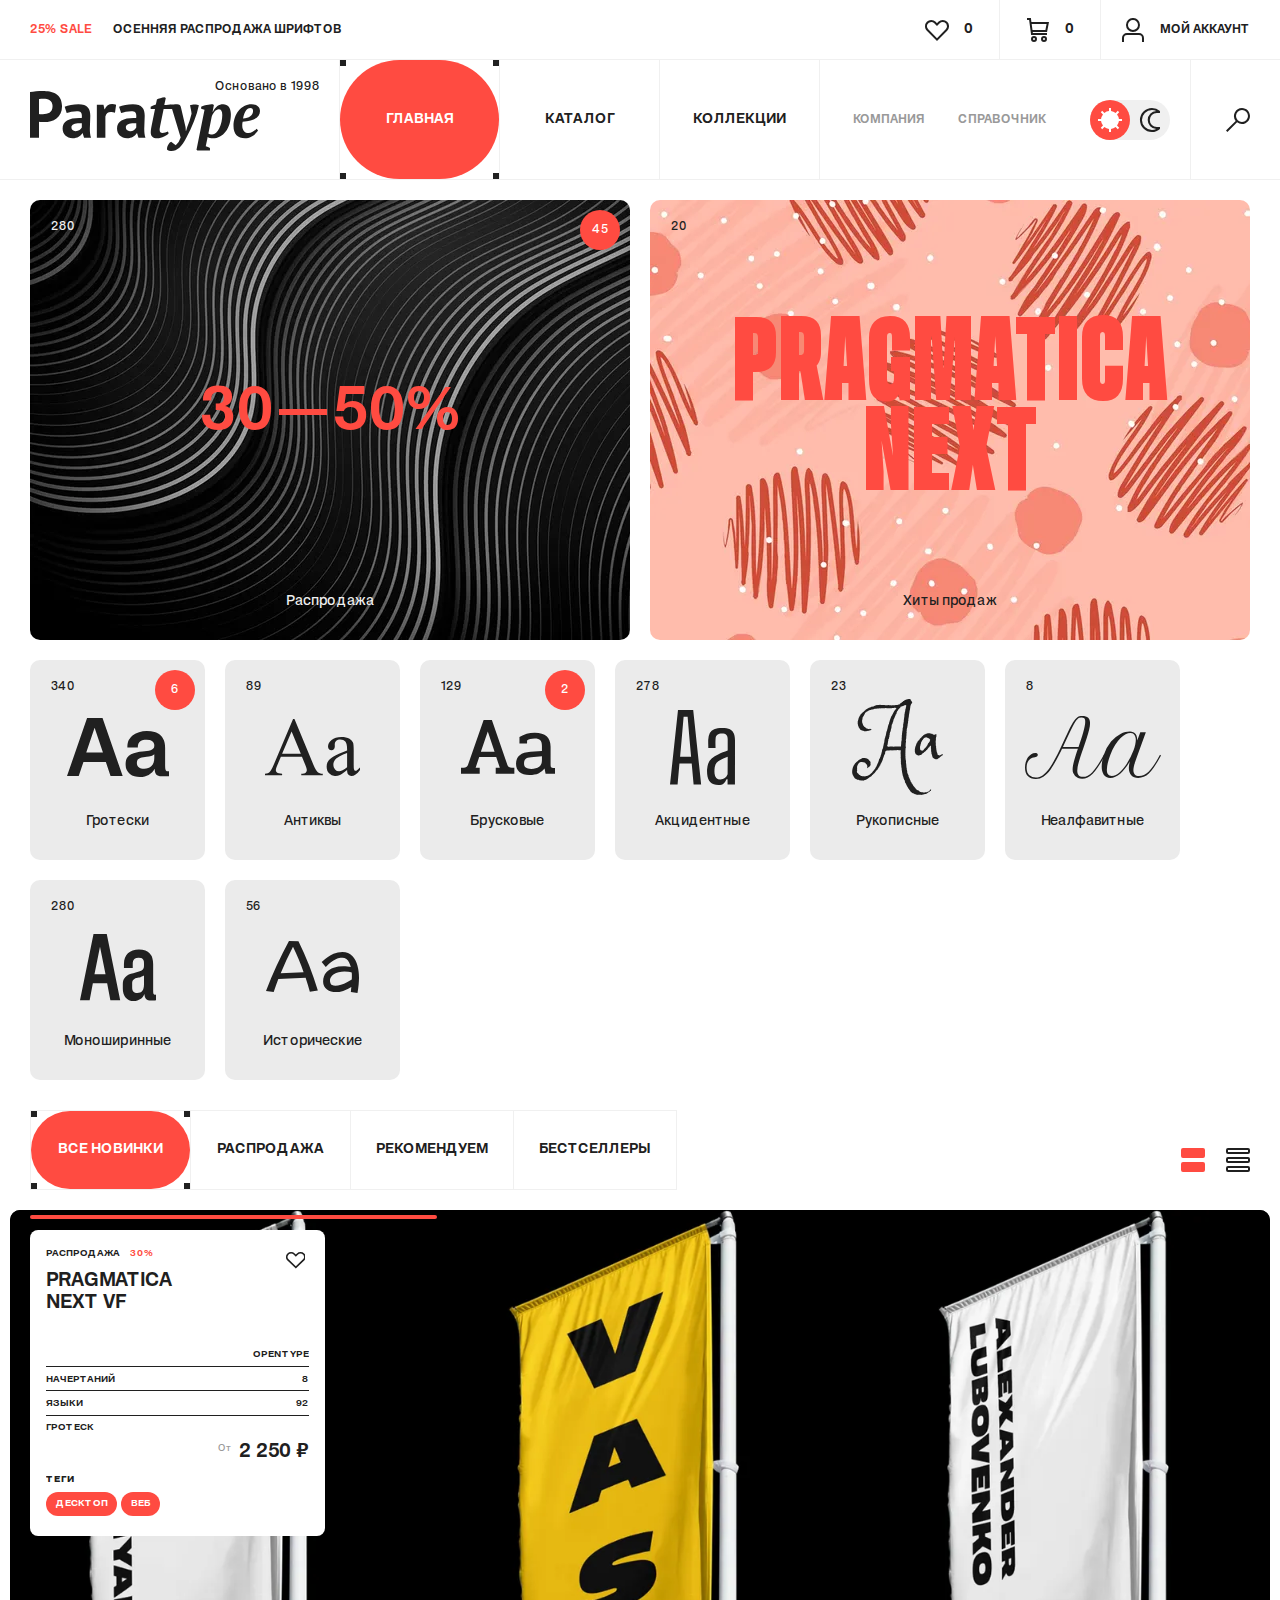
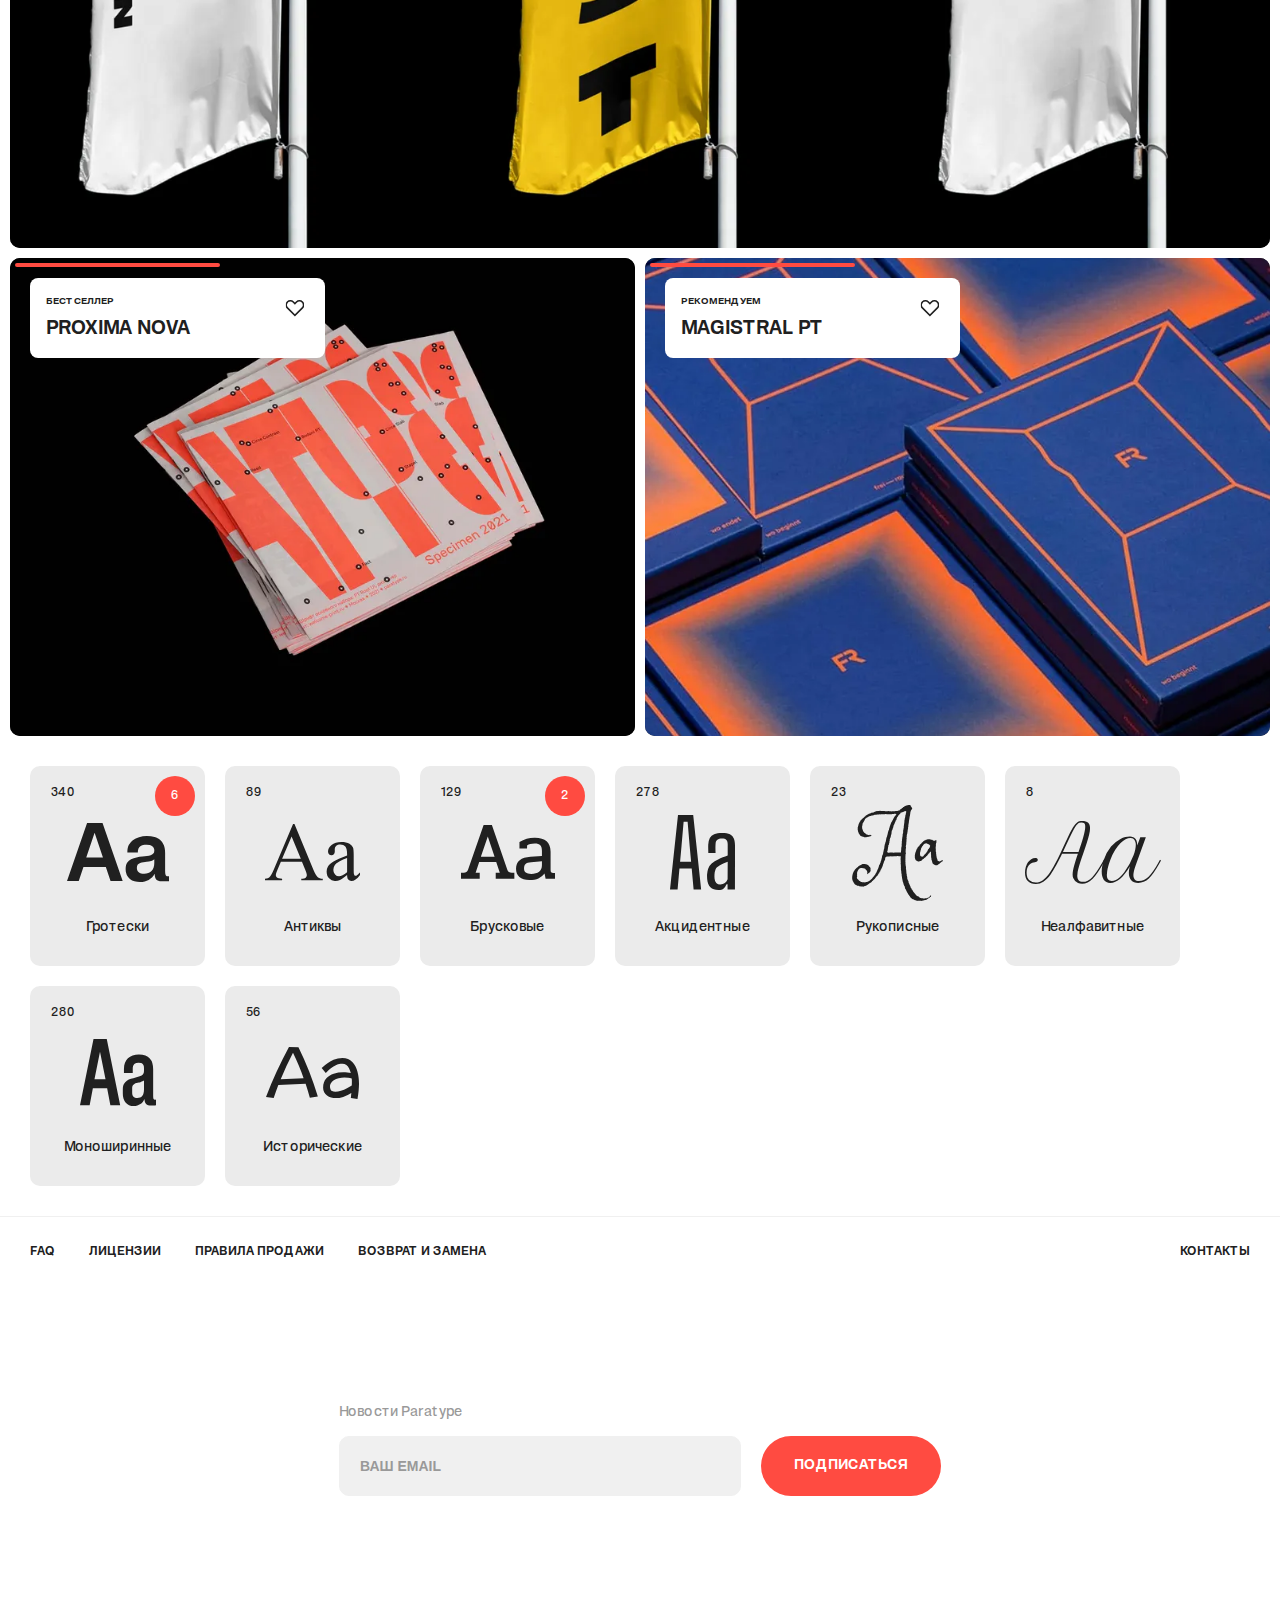
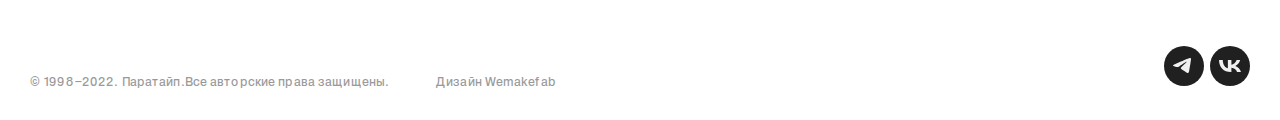
<file: index.html>
<!DOCTYPE html><html class="page" lang="ru"><head><meta charset="UTF-8"><title>Paratype. Главная страница.</title><meta name="description" content="«Paratype» — магазин шрифтов."><meta name="viewport" content="width=device-width,initial-scale=1"><link rel="preload" href="fonts/pragmatica-next_vf.woff2" type="font/woff2" as="font" crossorigin="anonymous"><link rel="icon" href="favicon.ico"><link rel="icon" href="favicons/icon.svg" type="image/svg+xml"><link rel="apple-touch-icon" href="favicons/180.png"><link rel="manifest" href="manifest.webmanifest"><link rel="stylesheet" href="styles/styles.css"></head><body class="page__body"><h1 class="visually-hidden">Paratype</h1><header class="header"><div class="header__top"><div class="header__wrapper-top container"><a class="header__special button-invert button-invert--secondary" href="#"><span class="button-invert__accent">25% Sale</span> <span>осенняя распродажа шрифтов</span></a><ul class="header__user-menu user-menu"><li class="user-menu__item"><a class="user-menu__link" href="#"><span class="visually-hidden">Понравилось</span> <svg width="24" height="24" viewBox="0 0 24 24" role="img" aria-hidden="true" focusable="false"><use href="icons/stack.svg#heart-icon"></use></svg> <span class="user-menu__count">0</span></a></li><li class="user-menu__item"><a class="user-menu__link" href="#"><span class="visually-hidden">Корзина</span> <svg width="24" height="24" viewBox="0 0 24 24" role="img" aria-hidden="true" focusable="false"><use href="icons/stack.svg#cart-icon"></use></svg> <span class="user-menu__count">0</span></a></li><li class="user-menu__item"><a class="user-menu__link user-menu__link--custom" href="#"><svg width="24" height="24" viewBox="0 0 24 24" role="img" aria-hidden="true" focusable="false"><use href="icons/stack.svg#user-icon"></use></svg> <span class="user-menu__text">Мой аккаунт</span></a></li></ul></div></div><div class="header__bottom"><div class="header__wrapper-bottom container"><div class="header__logo-wrapper"><p class="header__logo-description">Основано в&#160;1998</p><div class="header__logo logo"><picture><source width="40" height="33" type="image/svg+xml" media="(max-width: 920px)" srcset="images/logo-mobile.svg"><img src="images/logo.svg" width="230" height="60" alt="Логотип «Paratype»."></picture></div></div><button class="header__burger burger" type="button"><span class="visually-hidden">Открыть/закрыть меню</span> <span class="burger__icon"></span></button><div class="header__menu"><div class="header__menu-wrapper"><nav class="header__nav main-nav"><ul class="main-nav__topics"><li class="main-nav__topic"><ul class="main-nav__list site-list"><li class="site-list__item site-list__item--home"><span class="site-list__link button-invert button-invert--active"><span class="button-invert__dots button-invert__dots--top"></span> <span class="button-invert__text">Главная</span> <span class="button-invert__dots button-invert__dots--bottom"></span></span></li><li class="site-list__item"><a class="site-list__link button-invert" href="#"><span class="button-invert__dots button-invert__dots--top"></span> <span class="button-invert__text">Каталог</span> <span class="site-list__count">988</span> <span class="button-invert__dots button-invert__dots--bottom"></span></a></li><li class="site-list__item"><a class="site-list__link button-invert" href="#"><span class="button-invert__dots button-invert__dots--top"></span> <span class="button-invert__text">Коллекции</span> <span class="site-list__count">45</span> <span class="button-invert__dots button-invert__dots--bottom"></span></a></li><li class="site-list__item site-list__item--secondary"><a class="site-list__link site-list__link--secondary button-invert button-invert--secondary button-invert--alternative" href="#">Компания</a></li><li class="site-list__item site-list__item--secondary"><a class="site-list__link site-list__link--secondary button-invert button-invert--secondary button-invert--alternative" href="#">Справочник</a></li></ul></li><li class="main-nav__topic main-nav__topic--desktop-hidden"><ul class="main-nav__list site-list"><li class="site-list__item"><a class="site-list__link button-invert" href="#">Мой профиль</a></li><li class="site-list__item"><a class="site-list__link site-list__link--small button-invert button-invert--secondary" href="#">Войти</a></li><li class="site-list__item"><a class="site-list__link site-list__link--small button-invert button-invert--secondary" href="#">Зарегистрироваться</a></li></ul></li><li class="main-nav__topic main-nav__topic--desktop-hidden"><ul class="main-nav__list site-list"><li class="site-list__item"><a class="site-list__link site-list__link--small button-invert button-invert--secondary" href="#">FAQ</a></li><li class="site-list__item"><a class="site-list__link site-list__link--small button-invert button-invert--secondary" href="#">Лицензии</a></li><li class="site-list__item"><a class="site-list__link site-list__link--small button-invert button-invert--secondary" href="#">Правила продажи</a></li><li class="site-list__item"><a class="site-list__link site-list__link--small button-invert button-invert--secondary" href="#">Возврат и&#160;замена</a></li><li class="site-list__item"><a class="site-list__link site-list__link--small button-invert button-invert--secondary" href="#">Контакты</a></li></ul></li></ul></nav><ul class="header__switcher theme-switcher"><li class="theme-switcher__item"><button class="theme-switcher__control theme-switcher__control--day theme-switcher__control--active" data-theme="day" type="button"><svg width="24" height="24" viewBox="0 0 24 24" role="img" aria-hidden="true" focusable="false"><use href="icons/stack.svg#light-icon"></use></svg> <span class="theme-switcher__text">Дневная тема</span></button></li><li class="theme-switcher__item"><button class="theme-switcher__control theme-switcher__control--night" data-theme="night" type="button"><svg width="24" height="24" viewBox="0 0 24 24" role="img" aria-hidden="true" focusable="false"><use href="icons/stack.svg#dark-icon"></use></svg> <span class="theme-switcher__text">Ночная тема</span></button></li></ul><div class="header__copyright copyright"><div class="copyright__wrapper"><p class="copyright__text">&#169;&#160;1998&#8211;2022. Паратайп.<br>Все авторские права защищены.</p><a class="copyright__design-link" href="https://wemakefab.ru/" target="_blank" rel="noopener noreferrer">Дизайн Wemakefab</a></div><ul class="copyright__social social"><li class="social__item"><a class="social__link social-link social-link--tg" href="https://t.me/paratype_fonts" target="_blank" rel="noopener noreferrer"><span class="visually-hidden">Телеграм</span> <svg width="18" height="15" viewBox="0 0 18 15" role="img" aria-hidden="true" focusable="false"><use href="icons/stack.svg#tg-icon"></use></svg></a></li><li class="social__item"><a class="social__link social-link" href="https://vk.com/paratypefoundry" target="_blank" rel="noopener noreferrer"><span class="visually-hidden">Вконтакте</span> <svg width="22" height="12" viewBox="0 0 22 12" role="img" aria-hidden="true" focusable="false"><use href="icons/stack.svg#vk-icon"></use></svg></a></li></ul></div></div></div><a class="header__search search" href="#"><span class="visually-hidden">Поиск</span></a></div></div></header><main><section class="promo animation"><h2 class="visually-hidden">Спецпредложения</h2><div class="container"><div class="promo__list-wrapper slider"><ul class="promo__list slider__wrapper"><li class="promo__item slider__slide"><a class="promo-card promo-card--primary" href="#"><header class="promo-card__header"><p class="promo-card__count count">280</p><h3 class="promo-card__title title-small">Распродажа</h3><p class="promo-card__count-new count count--new"><span class="visually-hidden">Новых:</span> <span>45</span></p></header><p class="promo-card__lead">30&#8212;50%</p></a></li><li class="promo__item slider__slide"><a class="promo-card promo-card--secondary" href="#"><header class="promo-card__header"><p class="promo-card__count count">20</p><h3 class="promo-card__title title-small">Хиты продаж</h3></header><p class="promo-card__lead">Pragmatica Next</p></a></li></ul><ul class="slider__pagination"><li class="slider__pagination-item"><button class="slider__pagination-button" type="button"><span class="visually-hidden">Слайд 1</span></button></li><li class="slider__pagination-item"><button class="slider__pagination-button" type="button"><span class="visually-hidden">Слайд 2</span></button></li></ul></div></div></section><section class="categories animation"><h2 class="visually-hidden">Категории</h2><div class="container"><div class="categories__list-wrapper"><ul class="categories__list"><li class="categories__item"><a class="category-card category-card--grotesque" href="#"><header class="category-card__header"><p class="category-card__count count">340</p><p class="category-card__count-new count count--new"><span class="visually-hidden">Новых:</span> <span>6</span></p></header><h3 class="category-card__title title-small">Гротески</h3><div class="category-card__image"><img width="102" height="59" src="images/letter-1.svg" alt="Пример шрифта на строчной и прописной букве «А»."></div></a></li><li class="categories__item"><a class="category-card category-card--antiqua" href="#"><header class="category-card__header"><p class="category-card__count count">89</p></header><h3 class="category-card__title title-small">Антиквы</h3><div class="category-card__image"><img width="95" height="57" src="images/letter-2.svg" alt="Пример шрифта на строчной и прописной букве «А»."></div></a></li><li class="categories__item"><a class="category-card category-card--slab-serif" href="#"><header class="category-card__header"><p class="category-card__count count">129</p><p class="category-card__count-new count count--new"><span class="visually-hidden">Новых:</span> <span>2</span></p></header><h3 class="category-card__title title-small">Брусковые</h3><div class="category-card__image"><img width="94" height="55" src="images/letter-3.svg" alt="Пример шрифта на строчной и прописной букве «А»."></div></a></li><li class="categories__item"><a class="category-card category-card--accident" href="#"><header class="category-card__header"><p class="category-card__count count">278</p></header><h3 class="category-card__title title-small">Акцидентные</h3><div class="category-card__image"><img width="65" height="75" src="images/letter-4.svg" alt="Пример шрифта на строчной и прописной букве «А»."></div></a></li><li class="categories__item"><a class="category-card category-card--handwritten" href="#"><header class="category-card__header"><p class="category-card__count count">23</p></header><h3 class="category-card__title title-small">Рукописные</h3><div class="category-card__image"><img width="91" height="96" src="images/letter-5.svg" alt="Пример шрифта на строчной и прописной букве «А»."></div></a></li><li class="categories__item"><a class="category-card category-card--non-alpha" href="#"><header class="category-card__header"><p class="category-card__count count">8</p></header><h3 class="category-card__title title-small">Неалфавитные</h3><div class="category-card__image"><img width="136" height="63" src="images/letter-6.svg" alt="Пример шрифта на строчной и прописной букве «А»."></div></a></li><li class="categories__item"><a class="category-card category-card--monospaced" href="#"><header class="category-card__header"><p class="category-card__count count">280</p></header><h3 class="category-card__title title-small">Моноширинные</h3><div class="category-card__image"><img width="76" height="67" src="images/letter-7.svg" alt="Пример шрифта на строчной и прописной букве «А»."></div></a></li><li class="categories__item"><a class="category-card category-card--historical" href="#"><header class="category-card__header"><p class="category-card__count count">56</p></header><h3 class="category-card__title title-small">Исторические</h3><div class="category-card__image"><img width="93" height="52" src="images/letter-8.svg" alt="Пример шрифта на строчной и прописной букве «А»."></div></a></li></ul></div></div></section><section class="fonts"><h2 class="visually-hidden">Шрифты</h2><div class="container"><div class="tabs view-switch"><header class="fonts__header animation"><div class="fonts__categories custom-select"><button class="custom-select__trigger button-invert button-invert--secondary" type="button">Все новинки</button><ul class="custom-select__options tabs__list"><li class="custom-select__item tabs__item"><button class="custom-select__option tabs__button button-invert button-invert--active" data-value="all" data-id="0" type="button"><span class="button-invert__dots button-invert__dots--top"></span> <span class="button-invert__text">Все новинки</span> <span class="button-invert__dots button-invert__dots--bottom"></span></button></li><li class="custom-select__item tabs__item"><button class="custom-select__option tabs__button button-invert" data-value="sale" data-id="1" type="button"><span class="button-invert__dots button-invert__dots--top"></span> <span class="button-invert__text">Распродажа</span> <span class="button-invert__dots button-invert__dots--bottom"></span></button></li><li class="custom-select__item tabs__item"><button class="custom-select__option tabs__button button-invert" data-value="recommend" data-id="2" type="button"><span class="button-invert__dots button-invert__dots--top"></span> <span class="button-invert__text">Рекомендуем</span> <span class="button-invert__dots button-invert__dots--bottom"></span></button></li><li class="custom-select__item tabs__item"><button class="custom-select__option tabs__button button-invert" data-value="bestsellers" data-id="3" type="button"><span class="button-invert__dots button-invert__dots--top"></span> <span class="button-invert__text">Бестселлеры</span> <span class="button-invert__dots button-invert__dots--bottom"></span></button></li></ul></div><div class="fonts__view-switcher view-switch__switcher view-switcher"><span class="visually-hidden">Переключить раскладку карточек</span><ul class="view-switcher__list"><li class="view-switcher__item"><button class="view-switcher__button view-switcher__button--active" type="button"><span class="visually-hidden">Сетка</span> <span class="view-switcher__icon view-switcher__icon--cards"></span></button></li><li class="view-switcher__item"><button class="view-switcher__button" type="button"><span class="visually-hidden">Список</span> <span class="view-switcher__icon view-switcher__icon--list"></span></button></li></ul></div></header><div class="tabs__content"><div class="tabs__tab tabs__tab--current" data-id="0"><ul class="fonts__list view-switch__list view-switch__list--cards"><li class="fonts__item view-switch__item view-switch__item--wide animation"><article class="font-card font-card--wide"><div class="font-card__info font-info font-info--expanded"><button class="font-info__like like-button" type="button"><span class="visually-hidden">Избранное. Добавить/убрать.</span></button> <a class="font-info__content" href="#"><header class="font-info__header"><p class="font-info__category"><span>Распродажа</span> <span class="font-info__accent-text">30%</span></p><h3 class="font-info__title">Pragmatica Next&#160;VF</h3></header><div class="font-info__main-content"><div class="font-info__content-wrapper"><div class="font-info__description"><p class="font-info__format">Opentype</p><ul class="font-info__list"><li class="font-info__item"><span>Начертаний</span> <b>8</b></li><li class="font-info__item"><span>Языки</span> <b>92</b></li></ul><p class="font-info__type">Гротеск</p><p class="font-info__price"><span class="font-info__from">От</span> <span class="font-info__value">2&#160;250&#160;&#8381;</span></p></div><footer class="font-info__footer"><h4 class="font-info__subtitle">Теги</h4><ul class="font-info__tags"><li class="font-info__tag">Десктоп</li><li class="font-info__tag">Веб</li></ul></footer></div></div></a></div><div class="font-card__gallery"><div class="font-card__gallery-wrapper slider slider--alternative"><a class="font-card__gallery-list slider__wrapper" href="#"><div class="font-card__gallery-item font-card__gallery-item--shown slider__slide"><div class="font-card__image"><picture><source width="370" height="300" type="image/webp" media="(max-width: 920px)" srcset="images/pragmatica-image-1-mobile@1x.webp, images/pragmatica-image-1-mobile@2x.webp 2x"><source width="1580" height="800" type="image/webp" srcset="images/pragmatica-image-1@1x.webp, images/pragmatica-image-1@2x.webp 2x"><source width="370" height="300" type="image/png" media="(max-width: 920px)" srcset="images/pragmatica-image-1-mobile@1x.png, images/pragmatica-image-1-mobile@2x.png 2x"><img src="images/pragmatica-image-1@1x.png" srcset="images/pragmatica-image-1@2x.png 2x" width="1580" height="800" alt="Демонстрация шрифта."></picture></div></div><div class="font-card__gallery-item slider__slide"><div class="font-card__image"><picture><source width="1580" height="800" type="image/webp" srcset="images/pragmatica-image-2@1x.webp, images/pragmatica-image-2@2x.webp 2x"><img src="images/pragmatica-image-2@1x.png" srcset="images/pragmatica-image-2@2x.png 2x" width="1580" height="800" alt="Демонстрация шрифта."></picture></div></div><div class="font-card__gallery-item slider__slide"><div class="font-card__image"><picture><source width="1580" height="800" type="image/webp" srcset="images/pragmatica-image-3@1x.webp, images/pragmatica-image-3@2x.webp 2x"><img src="images/pragmatica-image-3@1x.png" srcset="images/pragmatica-image-3@2x.png 2x" width="1580" height="800" alt="Демонстрация шрифта."></picture></div></div></a><ul class="slider__pagination"><li class="slider__pagination-item"><button class="slider__pagination-button" type="button"><span class="visually-hidden">Слайд 1</span></button></li><li class="slider__pagination-item"><button class="slider__pagination-button" type="button"><span class="visually-hidden">Слайд 2</span></button></li><li class="slider__pagination-item"><button class="slider__pagination-button" type="button"><span class="visually-hidden">Слайд 3</span></button></li></ul></div><button class="font-card__more button-more" type="button"><span class="visually-hidden">Открыть/закрыть описание</span></button></div></article></li><li class="fonts__item view-switch__item animation"><article class="font-card"><div class="font-card__info font-info"><button class="font-info__like like-button" type="button"><span class="visually-hidden">Избранное. Добавить/убрать.</span></button> <a class="font-info__content" href="#"><header class="font-info__header"><p class="font-info__category"><span>Бестселлер</span></p><h3 class="font-info__title">Proxima nova</h3></header><div class="font-info__main-content"><div class="font-info__content-wrapper"><div class="font-info__description"><p class="font-info__format">Opentype</p><ul class="font-info__list"><li class="font-info__item"><span>Начертаний</span> <b>8</b></li><li class="font-info__item"><span>Языки</span> <b>92</b></li></ul><p class="font-info__type">Гротеск</p><p class="font-info__price"><span class="font-info__from">От</span> <span class="font-info__value">2&#160;250&#160;&#8381;</span></p></div><footer class="font-info__footer"><h4 class="font-info__subtitle">Теги</h4><ul class="font-info__tags"><li class="font-info__tag">Десктоп</li><li class="font-info__tag">Веб</li></ul></footer></div></div></a></div><div class="font-card__gallery"><div class="font-card__gallery-wrapper slider slider--alternative"><a class="font-card__gallery-list slider__wrapper" href="#"><div class="font-card__gallery-item font-card__gallery-item--shown slider__slide"><div class="font-card__image"><picture><source width="370" height="300" type="image/webp" media="(max-width: 920px)" srcset="images/proxima-image-1-mobile@1x.webp, images/proxima-image-1-mobile@2x.webp 2x"><source width="785" height="600" type="image/webp" srcset="images/proxima-image-1@1x.webp, images/proxima-image-1@2x.webp 2x"><source width="370" height="300" type="image/png" media="(max-width: 920px)" srcset="images/proxima-image-1-mobile@1x.png, images/proxima-image-1-mobile@2x.png 2x"><img src="images/proxima-image-1@1x.png" srcset="images/proxima-image-1@2x.png 2x" width="785" height="600" alt="Демонстрация шрифта."></picture></div></div><div class="font-card__gallery-item slider__slide"><div class="font-card__image"><picture><source width="785" height="600" type="image/webp" srcset="images/pragmatica-image-2@1x.webp, images/pragmatica-image-2@2x.webp 2x"><img src="images/pragmatica-image-2@1x.png" srcset="images/pragmatica-image-2@2x.png 2x" width="785" height="600" alt="Демонстрация шрифта."></picture></div></div><div class="font-card__gallery-item slider__slide"><div class="font-card__image"><picture><source width="785" height="600" type="image/webp" srcset="images/pragmatica-image-3@1x.webp, images/pragmatica-image-3@2x.webp 2x"><img src="images/pragmatica-image-3@1x.png" srcset="images/pragmatica-image-3@2x.png 2x" width="785" height="600" alt="Демонстрация шрифта."></picture></div></div></a><ul class="slider__pagination"><li class="slider__pagination-item"><button class="slider__pagination-button" type="button"><span class="visually-hidden">Слайд 1</span></button></li><li class="slider__pagination-item"><button class="slider__pagination-button" type="button"><span class="visually-hidden">Слайд 2</span></button></li><li class="slider__pagination-item"><button class="slider__pagination-button" type="button"><span class="visually-hidden">Слайд 3</span></button></li></ul></div><button class="font-card__more button-more" type="button"><span class="visually-hidden">Открыть/закрыть описание</span></button></div></article></li><li class="fonts__item view-switch__item animation"><article class="font-card"><div class="font-card__info font-info"><button class="font-info__like like-button" type="button"><span class="visually-hidden">Избранное. Добавить/убрать.</span></button> <a class="font-info__content" href="#"><header class="font-info__header"><p class="font-info__category"><span>Рекомендуем</span></p><h3 class="font-info__title">Magistral&nbsp;<br>PT</h3></header><div class="font-info__main-content"><div class="font-info__content-wrapper"><div class="font-info__description"><p class="font-info__format">Opentype</p><ul class="font-info__list"><li class="font-info__item"><span>Начертаний</span> <b>8</b></li><li class="font-info__item"><span>Языки</span> <b>92</b></li></ul><p class="font-info__type">Гротеск</p><p class="font-info__price"><span class="font-info__from">От</span> <span class="font-info__value">2&#160;250&#160;&#8381;</span></p></div><footer class="font-info__footer"><h4 class="font-info__subtitle">Теги</h4><ul class="font-info__tags"><li class="font-info__tag">Десктоп</li><li class="font-info__tag">Веб</li></ul></footer></div></div></a></div><div class="font-card__gallery"><div class="font-card__gallery-wrapper slider slider--alternative"><a class="font-card__gallery-list slider__wrapper" href="#"><div class="font-card__gallery-item font-card__gallery-item--shown slider__slide"><div class="font-card__image"><picture><source width="370" height="300" type="image/webp" media="(max-width: 920px)" srcset="images/magistral-image-1-mobile@1x.webp, images/magistral-image-1-mobile@2x.webp 2x"><source width="785" height="785" type="image/webp" srcset="images/magistral-image-1@1x.webp, images/magistral-image-1@2x.webp 2x"><source width="370" height="300" type="image/png" media="(max-width: 920px)" srcset="images/magistral-image-1-mobile@1x.png, images/magistral-image-1-mobile@2x.png 2x"><img src="images/magistral-image-1@1x.png" srcset="images/magistral-image-1@2x.png 2x" width="785" height="600" alt="Демонстрация шрифта."></picture></div></div><div class="font-card__gallery-item slider__slide"><div class="font-card__image"><picture><source width="785" height="600" type="image/webp" srcset="images/pragmatica-image-2@1x.webp, images/pragmatica-image-2@2x.webp 2x"><img src="images/pragmatica-image-2@1x.png" srcset="images/pragmatica-image-2@2x.png 2x" width="785" height="600" alt="Демонстрация шрифта."></picture></div></div><div class="font-card__gallery-item slider__slide"><div class="font-card__image"><picture><source width="785" height="600" type="image/webp" srcset="images/pragmatica-image-3@1x.webp, images/pragmatica-image-3@2x.webp 2x"><img src="images/pragmatica-image-3@1x.png" srcset="images/pragmatica-image-3@2x.png 2x" width="785" height="600" alt="Демонстрация шрифта."></picture></div></div></a><ul class="slider__pagination"><li class="slider__pagination-item"><button class="slider__pagination-button" type="button"><span class="visually-hidden">Слайд 1</span></button></li><li class="slider__pagination-item"><button class="slider__pagination-button" type="button"><span class="visually-hidden">Слайд 2</span></button></li><li class="slider__pagination-item"><button class="slider__pagination-button" type="button"><span class="visually-hidden">Слайд 3</span></button></li></ul></div><button class="font-card__more button-more button-more--active" type="button"><span class="visually-hidden">Открыть/закрыть описание</span></button></div></article></li></ul></div></div></div></div></section><section class="categories categories--custom animation"><h2 class="visually-hidden">Категории</h2><div class="container"><div class="categories__list-wrapper"><ul class="categories__list"><li class="categories__item"><a class="category-card category-card--grotesque" href="#"><header class="category-card__header"><p class="category-card__count count">340</p><p class="category-card__count-new count count--new"><span class="visually-hidden">Новых:</span> <span>6</span></p></header><h3 class="category-card__title title-small">Гротески</h3><div class="category-card__image"><img width="102" height="59" src="images/letter-1.svg" alt="Пример шрифта на строчной и прописной букве «А»."></div></a></li><li class="categories__item"><a class="category-card category-card--antiqua" href="#"><header class="category-card__header"><p class="category-card__count count">89</p></header><h3 class="category-card__title title-small">Антиквы</h3><div class="category-card__image"><img width="95" height="57" src="images/letter-2.svg" alt="Пример шрифта на строчной и прописной букве «А»."></div></a></li><li class="categories__item"><a class="category-card category-card--slab-serif" href="#"><header class="category-card__header"><p class="category-card__count count">129</p><p class="category-card__count-new count count--new"><span class="visually-hidden">Новых:</span> <span>2</span></p></header><h3 class="category-card__title title-small">Брусковые</h3><div class="category-card__image"><img width="94" height="55" src="images/letter-3.svg" alt="Пример шрифта на строчной и прописной букве «А»."></div></a></li><li class="categories__item"><a class="category-card category-card--accident" href="#"><header class="category-card__header"><p class="category-card__count count">278</p></header><h3 class="category-card__title title-small">Акцидентные</h3><div class="category-card__image"><img width="65" height="75" src="images/letter-4.svg" alt="Пример шрифта на строчной и прописной букве «А»."></div></a></li><li class="categories__item"><a class="category-card category-card--handwritten" href="#"><header class="category-card__header"><p class="category-card__count count">23</p></header><h3 class="category-card__title title-small">Рукописные</h3><div class="category-card__image"><img width="91" height="96" src="images/letter-5.svg" alt="Пример шрифта на строчной и прописной букве «А»."></div></a></li><li class="categories__item"><a class="category-card category-card--non-alpha" href="#"><header class="category-card__header"><p class="category-card__count count">8</p></header><h3 class="category-card__title title-small">Неалфавитные</h3><div class="category-card__image"><img width="136" height="63" src="images/letter-6.svg" alt="Пример шрифта на строчной и прописной букве «А»."></div></a></li><li class="categories__item"><a class="category-card category-card--monospaced" href="#"><header class="category-card__header"><p class="category-card__count count">280</p></header><h3 class="category-card__title title-small">Моноширинные</h3><div class="category-card__image"><img width="76" height="67" src="images/letter-7.svg" alt="Пример шрифта на строчной и прописной букве «А»."></div></a></li><li class="categories__item"><a class="category-card category-card--historical" href="#"><header class="category-card__header"><p class="category-card__count count">56</p></header><h3 class="category-card__title title-small">Исторические</h3><div class="category-card__image"><img width="93" height="52" src="images/letter-8.svg" alt="Пример шрифта на строчной и прописной букве «А»."></div></a></li></ul></div></div></section></main><footer class="footer animation"><div class="footer__wrapper"><div class="container"><div class="footer__nav"><ul class="footer__nav-list"><li class="footer__nav-item"><a class="footer__link button-invert button-invert--secondary" href="#">FAQ</a></li><li class="footer__nav-item"><a class="footer__link button-invert button-invert--secondary" href="#">Лицензии</a></li><li class="footer__nav-item footer__nav-item--mobile-hidden"><a class="footer__link button-invert button-invert--secondary" href="#">Правила продажи</a></li><li class="footer__nav-item footer__nav-item--mobile-hidden"><a class="footer__link button-invert button-invert--secondary" href="#">Возврат и&#160;замена</a></li></ul><a class="footer__contacts button-invert button-invert--secondary" href="#">Контакты</a></div><div class="footer__form form"><h2 class="form__title title-small">Новости Paratype</h2><form action="https://echo.htmlacademy.ru/" method="post"><div class="form__input custom-input" data-validate-type="email"><label><span class="visually-hidden">Email</span> <input type="email" id="email" name="email" placeholder="Ваш Email" autocomplete="on" required></label></div><button class="form__button button" type="submit"><span>Подписаться</span></button></form></div><div class="footer__copyright copyright"><div class="copyright__wrapper"><p class="copyright__text">&#169;&#160;1998&#8211;2022. Паратайп.<br>Все авторские права защищены.</p><a class="copyright__design-link" href="https://wemakefab.ru/" target="_blank" rel="noopener noreferrer">Дизайн Wemakefab</a></div><ul class="copyright__social social"><li class="social__item"><a class="social__link social-link social-link--tg" href="https://t.me/paratype_fonts" target="_blank" rel="noopener noreferrer"><span class="visually-hidden">Телеграм</span> <svg width="18" height="15" viewBox="0 0 18 15" role="img" aria-hidden="true" focusable="false"><use href="icons/stack.svg#tg-icon"></use></svg></a></li><li class="social__item"><a class="social__link social-link" href="https://vk.com/paratypefoundry" target="_blank" rel="noopener noreferrer"><span class="visually-hidden">Вконтакте</span> <svg width="22" height="12" viewBox="0 0 22 12" role="img" aria-hidden="true" focusable="false"><use href="icons/stack.svg#vk-icon"></use></svg></a></li></ul></div></div></div></footer><div class="scroll-wrapper"><button class="scroll-wrapper__button button-scroll" type="button"><span class="visually-hidden">Наверх</span></button></div><script type="module" src="scripts/main.js"></script></body></html>
</file>
<file: styles/styles.css>
*,:before,:after{box-sizing:border-box}img{object-fit:contain;max-width:100%;height:auto}@font-face{font-family:Pragmatica Next VF;font-weight:100 900;font-stretch:10% 400%;font-style:normal;font-display:swap;src:url(../fonts/pragmatica-next_vf.woff2)format("woff2-variations"),url(../fonts/pragmatica-next_vf.woff2)format("woff2"),url(../fonts/pragmatica-next_vf.woff)format("woff-variations"),url(../fonts/pragmatica-next_vf.woff)format("woff")}.visually-hidden{white-space:nowrap;-webkit-clip-path:inset(100%);clip-path:inset(100%);clip:rect(0 0 0 0);border:0;width:1px;height:1px;margin:-1px;padding:0;position:absolute;overflow:hidden}.container{width:100%;max-width:1600px;margin:0 auto;padding:0 30px}@media (width<=920px){.container{padding:0 10px}}.page{color:#202020;scroll-behavior:smooth;height:100%;font-family:Pragmatica Next VF,Arial,sans-serif;font-size:12px;font-weight:500;font-stretch:100%;line-height:14px}.page__body{color:#202020;flex-direction:column;min-width:320px;min-height:100%;margin:0;display:flex}.page__body main{flex-grow:1}.page__body--scroll-lock{overflow:hidden}.title-small{letter-spacing:.01em;margin:0;font-size:14px;font-weight:500;line-height:16px}.count{letter-spacing:.01em;width:-moz-fit-content;width:fit-content;margin:0}.count--new{color:#fff;letter-spacing:0;background-color:#ff4b41;border-radius:20px;justify-content:center;align-items:center;min-width:40px;min-height:40px;padding:5px;display:flex}.button{text-transform:uppercase;color:#fff;cursor:pointer;-webkit-user-select:none;user-select:none;background-color:#ff4b41;border:none;border-radius:80px;justify-content:center;align-items:center;column-gap:10px;width:-moz-fit-content;width:fit-content;padding:22px 33px;font-family:inherit;font-size:14px;font-weight:600;line-height:16px;text-decoration:none;transition:color .3s,background-color .3s,border-color .3s,opacity .3s;display:inline-flex;position:relative}.button:before{content:"";opacity:0;background-color:#202020;border-radius:80px;width:100%;height:100%;transition:color .3s,background-color .3s,border-color .3s,opacity .3s;position:absolute;top:0;left:0}.button span{position:relative}@media (hover:hover) and (pointer:fine){.button:hover:not(:active):before{opacity:.1}}.button:focus-visible:before{opacity:.1}.button:active{opacity:.7}.button:disabled,.button--disabled{color:#999;pointer-events:none;background-color:#ebebeb}.button--secondary{color:#202020;background-color:#0000;border:1px solid #202020;padding:21px 32px}.button--secondary:before{display:none}@media (hover:hover) and (pointer:fine){.button--secondary:hover:not(:active){color:#ff4b41;border-color:#ff4b41}}.button--secondary:focus-visible{color:#ff4b41;border-color:#ff4b41}.button--secondary:active{color:#ff4b41;opacity:.7;border-color:#ff4b41}.button--secondary:disabled,.button--secondary--disabled{color:#999;pointer-events:none;background-color:#0000;border-color:#ebebeb}@media (width<=920px){.button{padding:17px 25px}}.button-invert{text-transform:uppercase;color:#202020;text-align:left;cursor:pointer;-webkit-user-select:none;user-select:none;background-color:#0000;border:none;border-radius:80px;justify-content:center;align-items:center;column-gap:21px;width:-moz-fit-content;width:fit-content;padding:22px 25px;font-family:inherit;font-size:14px;font-weight:600;line-height:16px;text-decoration:none;transition:color .1s,background-color .1s,opacity .3s;display:inline-flex;position:relative}.button-invert:before{content:"";opacity:0;background-color:#ff4b41;border-radius:80px;transition:transform .1s,opacity .1s;position:absolute;inset:0;transform:scale(.85)}@media (hover:hover) and (pointer:fine){.button-invert:hover:not(:active){color:#fff}.button-invert:hover:not(:active):before,.button-invert:hover:not(:active) .button-invert__dots{opacity:1;transform:scale(1)}}.button-invert:focus-visible{color:#fff}.button-invert:focus-visible:before,.button-invert:focus-visible .button-invert__dots{opacity:1;transform:scale(1)}.button-invert:active{color:#fff;opacity:.7}.button-invert:active:before,.button-invert:active .button-invert__dots{opacity:1;transform:scale(1)}.button-invert--active{color:#fff;pointer-events:none}.button-invert--active:before,.button-invert--active .button-invert__dots{opacity:1;transform:scale(1)}.button-invert--active:focus-visible{color:#fff}.button-invert--secondary{color:#202020;padding:10px 17px;font-size:12px;line-height:14px;transition:color .3s,opacity .3s}.button-invert--secondary:before,.button-invert--secondary .button-invert__dots{display:none}@media (hover:hover) and (pointer:fine){.button-invert--secondary:hover:not(:active){color:#ff4b41}}.button-invert--secondary:focus-visible,.button-invert--secondary:active{color:#ff4b41}@media (width<=920px){.button-invert--secondary{padding:10px}}.button-invert--alternative{color:#999;padding:10px 0}.button-invert--disabled,.button-invert:disabled{color:#999;pointer-events:none}@media (width<=920px){.button-invert{column-gap:11px}.button-invert:before{display:none}.button-invert:focus-visible,.button-invert:active{color:#202020}.button-invert--active{color:#ff4b41}.button-invert--alternative{color:#202020}}.button-invert__dots{opacity:0;transition:opacity .1s,transform .1s;position:absolute;inset:0;transform:scale(.85)}.button-invert__dots:before,.button-invert__dots:after{content:"";background-color:#202020;width:6px;height:6px;position:absolute;top:0;left:0}.button-invert__dots:after{left:auto;right:0}.button-invert__dots--bottom:before,.button-invert__dots--bottom:after{top:auto;bottom:0}@media (width<=920px){.button-invert__dots{display:none}}.button-invert__text{position:relative}.button-invert__accent{color:#ff4b41}.like-button{cursor:pointer;background-color:#0000;border:none;border-radius:0;min-width:14px;min-height:14px;padding:0;transition:opacity .3s;position:relative}@media (hover:hover) and (pointer:fine){.like-button:hover:not(:active){opacity:.7}}.like-button:focus-visible{opacity:.7}.like-button:active{opacity:.4}.like-button:before{content:"";background-color:#202020;width:100%;height:100%;position:absolute;top:50%;left:50%;transform:translate(-50%,-50%);-webkit-mask-image:url(../icons/stack.svg#heart-icon);mask-image:url(../icons/stack.svg#heart-icon);-webkit-mask-size:cover;mask-size:cover;-webkit-mask-repeat:no-repeat;mask-repeat:no-repeat}.button-scroll{opacity:0;cursor:pointer;pointer-events:none;background-color:#fff;background-image:url(../icons/stack.svg#arrow-icon);background-position:50%;background-repeat:no-repeat;background-size:24px 24px;border:1px solid #f0f0f0;border-radius:50%;width:60px;height:60px;padding:0;transition:opacity .2s linear;bottom:100px;right:20px}@media (hover:hover) and (pointer:fine){.button-scroll:hover:not(:active){opacity:.7}}.button-scroll:focus-visible{opacity:.7}.button-scroll:active{opacity:.4}.button-scroll--shown{opacity:1;pointer-events:all}.button-more{cursor:pointer;transform:opacity .3s ease;background-color:#fff;border:none;border-radius:50%;width:40px;height:40px;padding:0;display:block;position:relative}@media (hover:hover) and (pointer:fine){.button-more:hover:not(:active){opacity:.7}}.button-more:focus-visible{opacity:.7}.button-more:active{opacity:.4}.button-more:before,.button-more:after{content:"";will-change:transform;background-color:#202020;border-radius:1px;width:20px;height:2px;transition:transform .3s;position:absolute;top:50%;left:50%;transform:translate(-50%,-50%)}.button-more:after{transform:translate(-50%,-50%)rotate(-90deg)}.button-more--active:before{transform:translate(-50%,-50%)rotate(180deg)}.button-more--active:after{transform:translate(-50%,-50%)rotate(0)}@media (width<=920px){.button-more:focus-visible,.button-more:active{opacity:1}}.search{cursor:pointer;background-color:#0000;background-image:url(../icons/stack.svg#loop-icon);background-position:100%;background-repeat:no-repeat;background-size:24px 24px;border:none;border-radius:0;justify-content:flex-end;align-items:center;min-width:60px;min-height:119px;padding:0;transition:opacity .3s;display:flex}@media (hover:hover) and (pointer:fine){.search:hover:not(:active){opacity:.7}}.search:focus-visible{opacity:.7}.search:active{opacity:.4}@media (width<=920px){.search{background-position:50%;background-size:20px 20px;justify-content:center;min-width:59px;min-height:59px;padding:0}}.burger{cursor:pointer;background-color:#0000;border:none;border-radius:0;justify-content:center;align-items:center;width:59px;min-height:59px;padding:5px;transition:background-color .3s;display:flex;position:relative}.burger--active{background-color:#ff4b41}.burger--active:before{content:"";background-color:#ff4b41;width:calc(100% + 2px);height:calc(100% + 2px);position:absolute;top:-1px;left:-1px}.burger--active .burger__icon{background-color:#f8f8f8;transform:rotate(45deg)}.burger--active .burger__icon:before{background-color:#f8f8f8;transform:translateY(7px)rotate(-90deg)}.burger--active .burger__icon:after{display:none}.burger__icon{background-color:#202020;border-radius:1px;width:20px;height:2px;transition:transform .2s linear,background-color .3s;display:block;position:relative}.burger__icon:before,.burger__icon:after{content:"";background-color:#202020;border-radius:1px;width:20px;height:2px;margin-bottom:5px;transition:transform .2s linear,background-color .3s;position:absolute;bottom:100%;left:0}.burger__icon:after{margin-top:5px;margin-bottom:0;top:100%}.social{flex-wrap:wrap;align-items:flex-start;gap:6px;margin:0;padding:0;list-style:none;display:flex}.social-link{background-color:#202020;border-radius:50%;justify-content:center;align-items:center;min-width:40px;min-height:40px;transition:opacity .2s linear;display:inline-flex}@media (hover:hover) and (pointer:fine){.social-link:hover:not(:active){opacity:.7}}.social-link:focus-visible{opacity:.7}.social-link:active{opacity:.4}.social-link--tg svg,.social-link--tg img{margin-left:-4px}.scroll-wrapper{z-index:3;pointer-events:none;width:100%;max-width:1580px;height:100%;position:fixed;top:0;left:50%;transform:translate(-50%)}@media (width<=920px){.scroll-wrapper{display:none}}.scroll-wrapper__button{z-index:4;position:fixed}@media (width<=920px){.scroll-wrapper__button{display:none}}.user-menu{flex-wrap:wrap;margin:0;padding:0;list-style:none;display:flex}.user-menu__item{border-right:1px solid #f0f0f0}.user-menu__item:last-child{border-right:none}.user-menu__link{text-transform:uppercase;color:#202020;cursor:pointer;-webkit-user-select:none;user-select:none;background-color:#0000;border:none;border-radius:0;justify-content:center;align-items:center;gap:15px;min-width:100px;min-height:59px;padding:10px;font-weight:600;text-decoration:none;transition:opacity .3s;display:flex}@media (hover:hover) and (pointer:fine){.user-menu__link:hover:not(:active){opacity:.7}}.user-menu__link:focus-visible{opacity:.7}.user-menu__link:active{opacity:.4}.user-menu__link svg{flex-shrink:0}.user-menu__link--custom{padding-left:20px;padding-right:0}@media (width<=920px){.user-menu__link{min-width:59px}.user-menu__link svg{width:20px;height:20px}.user-menu__link--custom{padding:10px}}.user-menu__count{font-size:14px;line-height:16px}@media (width<=920px){.user-menu__count{display:none}.user-menu__text{white-space:nowrap;-webkit-clip-path:inset(100%);clip-path:inset(100%);clip:rect(0 0 0 0);border:0;width:1px;height:1px;margin:-1px;padding:0;position:absolute;overflow:hidden}}.site-list{flex-wrap:wrap;align-self:flex-start;margin:0;padding:0;list-style:none;display:flex}@media (width<=920px){.site-list{display:block}}.site-list__item{border-right:1px solid #f0f0f0}.site-list__item:last-child{border-right:none}.site-list__item--secondary{border-right:none;margin-left:33px}@media (width<=920px){.site-list__item{border-bottom:1px solid #202020;border-right:none}.site-list__item:last-child{border-bottom:none}.site-list__item--home{display:none}.site-list__item--secondary{margin-left:0}}.site-list__link{min-width:159px;min-height:119px;display:flex}.site-list__link--secondary{min-width:auto}@media (width<=920px){.site-list__link{text-align:left;justify-content:left;align-items:flex-start;width:100%;min-width:auto;min-height:auto;padding:13px 0 8px;font-size:24px;line-height:28px}.site-list__link--small{padding:11px 0 4px;font-size:12px;line-height:14px}}.site-list__count{display:none}@media (width<=920px){.site-list__count{color:#202020;margin-left:auto;font-size:14px;line-height:16px;display:block}}.main-nav__topics{margin:0;padding:0;list-style:none}.main-nav__topic--desktop-hidden{display:none}@media (width<=920px){.main-nav__topic{margin-bottom:20px}.main-nav__topic:last-child{margin-bottom:0}.main-nav__topic--desktop-hidden{margin-bottom:30px;display:block}}.theme-switcher{background-color:#f0f0f0;border-radius:30px;flex-wrap:wrap;margin:0;padding:0;list-style:none;display:flex}.theme-switcher__item{width:50%}.theme-switcher__control{will-change:opacity,color,background-color;cursor:pointer;-webkit-user-select:none;user-select:none;background-color:#0000;border:0;border-radius:50%;justify-content:center;align-items:center;width:40px;height:100%;min-height:40px;padding:0;transition:background-color .3s,color .3s,opacity .3s,gap .3s,padding .3s;display:flex;transform:translateZ(0)}@media (hover:hover) and (pointer:fine){.theme-switcher__control:hover:not(:active){opacity:.7}}.theme-switcher__control:focus-visible{opacity:.7}.theme-switcher__control:active{opacity:.4}.theme-switcher__control svg{flex-shrink:0;transform:translateZ(0)}.theme-switcher__control--day{color:#999}.theme-switcher__control--night{color:#202020}.theme-switcher__control--active{color:#fff;pointer-events:none;cursor:default;background-color:#ff4b41}@media (hover:hover) and (pointer:fine){.theme-switcher__control--active:hover:not(:active){opacity:1}}@media (width<=920px){.theme-switcher__control{text-transform:uppercase;border-radius:30px;gap:12px;width:100%;padding:10px 21px 10px 10px;font-size:12px;font-weight:600;line-height:14px}.theme-switcher__control svg{width:20px;height:20px}}.theme-switcher__text{opacity:0;pointer-events:none;position:absolute}@media (width<=920px){.theme-switcher__text{opacity:1;text-align:left;pointer-events:all;width:75%;max-width:99px;position:static}}.view-switcher__list{flex-wrap:wrap;align-items:flex-start;gap:21px;margin:0;padding:0;list-style:none;display:flex}.view-switcher__button{cursor:pointer;background-color:#0000;border:none;border-radius:0;justify-content:center;align-items:center;width:24px;height:24px;padding:0;transition:opacity .3s;display:inline-flex;position:relative}.view-switcher__button:before{content:"";width:calc(100% + 20px);height:calc(100% + 20px);position:absolute;top:50%;left:50%;transform:translate(-50%,-50%)}@media (hover:hover) and (pointer:fine){.view-switcher__button:hover:not(:active){opacity:.7}}.view-switcher__button:focus-visible{opacity:.7}.view-switcher__button:active{opacity:.4}.view-switcher__button--active{pointer-events:none;cursor:default}@media (hover:hover) and (pointer:fine){.view-switcher__button--active:hover:not(:active){opacity:1}}.view-switcher__button--active .view-switcher__icon,.view-switcher__button--active .view-switcher__icon:before,.view-switcher__button--active .view-switcher__icon:after{background-color:#ff4b41;border-color:#ff4b41}@media (width<=920px){.view-switcher__button{width:20px;height:20px}}.view-switcher__icon{transition:border-color .3s,background-color .3s}.view-switcher__icon:before,.view-switcher__icon:after{content:"";border:2px solid #202020;border-radius:2px;width:24px;height:10px;transition:border-color .3s,background-color .3s;position:absolute;top:0;left:0}.view-switcher__icon:after{top:auto;bottom:0}.view-switcher__icon--list{border:2px solid #202020;border-radius:2px;width:100%;height:6px}.view-switcher__icon--list:before,.view-switcher__icon--list:after{height:6px}@media (width<=920px){.view-switcher__icon:before,.view-switcher__icon:after{width:20px;height:8px}.view-switcher__icon--list,.view-switcher__icon--list:before,.view-switcher__icon--list:after{height:5px}}.promo-card{color:inherit;scrollbar-width:none;background-repeat:no-repeat;background-size:cover;border-radius:10px;flex-direction:column;width:100%;height:100%;min-height:440px;padding:10px 10px 80px;text-decoration:none;transition:opacity .3s;display:flex;position:relative;overflow:scroll}.promo-card::-webkit-scrollbar{background:0 0;width:0;height:0;display:none}@media (hover:hover) and (pointer:fine){.promo-card:hover:not(:active){opacity:.8}}.promo-card:focus-visible{opacity:.8}.promo-card:active{opacity:.6}.promo-card--primary{color:#f0f0f0;background-color:#202020;background-image:-webkit-image-set(url(../images/promo-1@2x.webp) 2x,url(../images/promo-1@1x.webp) 1x,url(../images/promo-1@2x.png) 2x,url(../images/promo-1@1x.png) 1x);background-image:image-set("../images/promo-1@2x.webp" 2x,"../images/promo-1@1x.webp" 1x,"../images/promo-1@2x.png" 2x,"../images/promo-1@1x.png" 1x)}@media (width<=920px){.promo-card--primary{background-image:-webkit-image-set(url(../images/promo-1-mobile@2x.webp) 2x,url(../images/promo-1-mobile@1x.webp) 1x,url(../images/promo-1-mobile@2x.png) 2x,url(../images/promo-1-mobile@1x.png) 1x);background-image:image-set("../images/promo-1-mobile@2x.webp" 2x,"../images/promo-1-mobile@1x.webp" 1x,"../images/promo-1-mobile@2x.png" 2x,"../images/promo-1-mobile@1x.png" 1x)}}.promo-card--secondary{background-color:#ffbcac;background-image:-webkit-image-set(url(../images/promo-2@2x.webp) 2x,url(../images/promo-2@1x.webp) 1x,url(../images/promo-2@2x.png) 2x,url(../images/promo-2@1x.png) 1x);background-image:image-set("../images/promo-2@2x.webp" 2x,"../images/promo-2@1x.webp" 1x,"../images/promo-2@2x.png" 2x,"../images/promo-2@1x.png" 1x)}.promo-card--secondary .promo-card__lead{width:min-content;font-size:clamp(60px,10vw,120px);font-weight:750;font-stretch:10%;line-height:.75}@media (width<=920px){.promo-card{min-height:300px;padding:20px}}.promo-card__image{width:100%;height:100%;position:absolute;top:0;left:0}.promo-card__image img{object-fit:cover}.promo-card__header{align-items:flex-start;min-height:40px;padding-left:11px;display:flex}@media (width<=920px){.promo-card__header{padding-left:0}}.promo-card__title{position:absolute;bottom:30px;left:50%;transform:translate(-50%)}@media (width<=920px){.promo-card__title{position:static;transform:none}}.promo-card__count{letter-spacing:.01em;margin:10px 0 0}@media (width<=920px){.promo-card__count{margin-top:0;margin-right:18px}}.promo-card__count-new{margin-left:auto}.promo-card__lead{color:#ff4b41;text-transform:uppercase;text-align:center;flex-grow:1;align-items:center;width:-moz-fit-content;width:fit-content;margin:0 auto;padding-top:17px;font-size:60px;font-weight:600;line-height:40px;display:flex}@media (width<=920px){.promo-card__lead{align-items:flex-start;margin-top:69px;padding:0;font-size:50px;line-height:40px}}.category-card{color:inherit;background-color:#ebebeb;border-radius:10px;flex-direction:column;height:100%;min-height:200px;padding:10px 10px 30px;text-decoration:none;transition:opacity .3s;display:flex;position:relative}@media (hover:hover) and (pointer:fine){.category-card:hover:not(:active){opacity:.8}}.category-card:focus-visible{opacity:.8}.category-card:active{opacity:.6}@media (width<=920px){.category-card{min-height:120px;padding-bottom:16px}}.category-card__header{flex-wrap:wrap;order:1;justify-content:space-between;align-items:flex-start;gap:10px;min-height:40px;padding-left:11px;display:flex}@media (width<=920px){.category-card__header{min-height:20px}}.category-card__title{text-align:center;order:3;margin-top:10px}@media (width<=920px){.category-card__title{margin-top:3px;font-size:12px;line-height:14px}}.category-card__count{margin-top:10px}@media (width<=920px){.category-card__count{display:none}.category-card__count-new{min-width:20px;min-height:20px;margin-left:auto;padding:2px;font-size:10px;line-height:12px}}.category-card__image{order:2;justify-content:center;align-items:center;min-height:96px;margin-top:-11px;margin-bottom:auto;display:flex}@media (width<=920px){.category-card__image{min-height:57px}.category-card__image img{width:69%;height:69%}}.custom-input{width:100%;display:block}.custom-input input{text-transform:uppercase;color:inherit;background-color:#f0f0f0;border:1px solid #f0f0f0;border-radius:10px;outline:none;width:100%;min-height:58px;padding:21px 20px;font-size:14px;font-weight:600;line-height:16px;transition:border-color .3s,opacity .3s,backgroud-color .3s,color .3s}.custom-input input::placeholder{color:#999}@media (hover:hover) and (pointer:fine){.custom-input input:hover:not(:active){border-color:#999}}.custom-input input:focus-visible{border-color:#999}.custom-input input:active{opacity:.7;border-color:#999}.custom-input input:disabled,.custom-input input--disabled{color:#999;pointer-events:none;background-color:#f8f8f899;border-color:#f8f8f899}@media (hover:hover) and (pointer:fine){.custom-input input:disabled:hover:not(:active),.custom-input input--disabled:hover:not(:active){color:#999;background-color:#f8f8f899;border-color:#f8f8f899}}.custom-input input:disabled:active,.custom-input input--disabled:active{opacity:1}.custom-input--invalid input{border-color:#ff4b41}@media (hover:hover) and (pointer:fine){.custom-input--invalid input:hover:not(:active){border-color:#ff4b41}}.custom-input--invalid input:focus-visible,.custom-input--invalid input:active{border-color:#ff4b41}@media (width<=920px){.custom-input input{min-height:50px;padding:16px 20px}}.copyright{justify-content:space-between;align-items:flex-start;gap:20px;display:flex}@media (width<=920px){.copyright{flex-direction:column-reverse;gap:0}}.copyright__wrapper{color:#999;flex-wrap:wrap;align-items:flex-start;max-width:50%;margin-top:30px;display:flex}@media (width<=920px){.copyright__wrapper{max-width:none;margin-top:0;display:block}}.copyright__text{letter-spacing:.01em;margin:0 47px 0 0}.copyright__text br{display:none}@media (width<=920px){.copyright__text{margin-bottom:20px;margin-right:0}.copyright__text br{display:inline}}.copyright__design-link{color:inherit;letter-spacing:.01em;text-decoration:none;transition:opacity .3s,color .3s;display:block;position:relative}.copyright__design-link:before{content:"";width:calc(100% + 10px);height:calc(100% + 10px);position:absolute;top:50%;left:50%;transform:translate(-50%,-50%)}@media (hover:hover) and (pointer:fine){.copyright__design-link:hover:not(:active){color:#ff4b41}}.copyright__design-link:focus-visible{color:#ff4b41}.copyright__design-link:active{color:#ff4b41;opacity:.7}.copyright__social{max-width:50%}@media (width<=920px){.copyright__social{max-width:none;margin-bottom:22px}}.form form{align-items:flex-start;gap:20px;display:flex}@media (width<=920px){.form form{display:block}}.form__title{color:#999;margin-bottom:15px}@media (width<=920px){.form__title{opacity:0;pointer-events:none;position:absolute}}.form__input{flex-grow:1}@media (width<=920px){.form__input{margin-bottom:10px}}.form__button{max-width:50%}@media (width<=920px){.form__button{width:-moz-fit-content;width:fit-content;max-width:none;margin:0 auto;display:flex}}.font-info{position:relative}.font-info--expanded .font-info__main-content{max-height:3000px;transition:max-height .5s ease-in}.font-info__like{width:clamp(14px,1.5vw,24px);height:clamp(14px,1.5vw,24px);position:absolute;top:20px;right:20px}@media (width<=920px){.font-info__like{width:20px;height:20px}}.font-info__content{color:inherit;text-transform:uppercase;background-color:#fff;border-radius:clamp(5px,.63vw,10px);padding:clamp(12px,1.25vw,20px) clamp(12px,1.25vw,20px) clamp(12px,1.38vw,22px);font-size:clamp(7px,.75vw,12px);font-weight:600;line-height:clamp(8px,.88vw,14px);text-decoration:none;display:block}@media (hover:hover) and (pointer:fine){.font-info__content:hover .font-info__main-content{max-height:3000px;transition:max-height .5s ease-in}}.font-info__content:focus-visible .font-info__main-content{max-height:3000px;transition:max-height .5s ease-in}@media (width<=920px){.font-info__content{border:1px solid #ebebeb;border-radius:10px;padding:20px 20px 36px;font-size:12px;line-height:14px}}.font-info__header{padding-right:clamp(12px,1.88vw,30px)}@media (width<=920px){.font-info__header{padding-right:30px}}.font-info__main-content{max-height:0;transition:max-height .5s cubic-bezier(0,1.05,0,1);overflow:hidden}.font-info__content-wrapper{padding-top:clamp(20px,2.63vw,42px);padding-bottom:clamp(1px,.19vw,3px)}@media (width<=920px){.font-info__content-wrapper{padding-top:12px;padding-bottom:4px}}.font-info__category{text-transform:uppercase;align-items:center;gap:clamp(7px,.81vw,13px);min-height:clamp(10px,1.25vw,20px);margin:0 0 clamp(5px,.63vw,10px);display:flex}@media (width<=920px){.font-info__category{gap:13px;min-height:20px;margin-bottom:10px}}.font-info__accent-text{color:#ff4b41}.font-info__title{text-transform:uppercase;max-width:74.3%;margin:0;font-size:clamp(14px,1.5vw,24px);font-weight:600;line-height:clamp(16px,1.75vw,28px)}.font-info__title br{display:none}@media (width<=920px){.font-info__title{font-size:24px;line-height:28px}.font-info__title br{display:inline}}.font-info__format{text-align:right;margin:0 0 clamp(4px,.5vw,8px)}@media (width<=920px){.font-info__format{margin-bottom:8px}}.font-info__list{border-top:1px solid #202020;margin:0 0 clamp(4px,.5vw,8px);padding:0;list-style:none}@media (width<=920px){.font-info__list{margin-bottom:8px}}.font-info__item{border-bottom:1px solid #202020;justify-content:space-between;gap:10px;padding:clamp(4px,.5vw,8px) 0 clamp(3px,.44vw,7px);display:flex}.font-info__item b{font-weight:600}@media (width<=920px){.font-info__item{padding:8px 0 7px}}.font-info__type{margin:0 0 clamp(4px,.56vw,9px)}@media (width<=920px){.font-info__type{margin-bottom:9px}}.font-info__price{text-align:right;justify-content:flex-end;align-items:flex-start;gap:clamp(5px,.63vw,10px);margin:0 0 clamp(8px,.88vw,14px);display:flex}@media (width<=920px){.font-info__price{gap:10px;margin-bottom:8px}}.font-info__from{text-transform:none;letter-spacing:.01em;color:#999;margin-top:clamp(1px,.19vw,3px);font-weight:500}@media (width<=920px){.font-info__from{margin-top:3px}}.font-info__value{font-size:clamp(12px,1.5vw,24px);line-height:clamp(14px,1.75vw,28px)}@media (width<=920px){.font-info__value{font-size:24px;line-height:28px}}.font-info__subtitle{margin:0 0 clamp(4px,.5vw,8px)}@media (width<=920px){.font-info__subtitle{margin-bottom:7px}}.font-info__tags{flex-wrap:wrap;align-items:flex-start;gap:clamp(3px,.31vw,5px);margin:0;padding:0;list-style:none;display:flex}@media (width<=920px){.font-info__tags{gap:5px}}.font-info__tag{color:#fff;background-color:#ff4b41;border-radius:clamp(60px,5.63vw,90px);padding:clamp(6px,.5vw,8px) clamp(9px,.75vw,12px)}@media (width<=920px){.font-info__tag{border-radius:90px;padding:6px 11px}}.font-card{aspect-ratio:785/600;scrollbar-width:none;background-color:#202020;border-radius:10px;width:100%;height:auto;position:relative;overflow:scroll}.font-card::-webkit-scrollbar{background:0 0;width:0;height:0;display:none}.font-card--wide{aspect-ratio:1580/800;width:100%;height:auto}.font-card--wide .font-card__info{width:23.42%}.font-card--wide .font-card__gallery-wrapper{padding:0 20px}.font-card--wide .font-card__gallery-item{padding:5px 0}.font-card--wide .font-card__gallery-item:first-child:after{width:20px}@media (width<=920px){.font-card{aspect-ratio:initial;background-color:#0000;border-radius:0;overflow:visible}.font-card--wide .font-card__info{width:100%}.font-card--wide .font-card__gallery-wrapper,.font-card--wide .font-card__gallery-item{padding:0}}.font-card__info{z-index:2;width:47.13%;position:absolute;top:20px;left:20px}@media (width<=920px){.font-card__info{width:100%;margin-bottom:-17px;position:static}}.font-card__gallery{z-index:1;width:100%;height:100%;position:relative}@media (width<=920px){.font-card__gallery{border-radius:10px;overflow:hidden}}.font-card__gallery-wrapper{width:100%;height:100%;padding:0 5px}@media (width<=920px){.font-card__gallery-wrapper{padding:0}}.font-card__gallery-list{width:100%;height:100%;transition:opacity .3s;display:flex}@media (hover:hover) and (pointer:fine){.font-card__gallery-list:hover:not(:active){opacity:.8}}.font-card__gallery-list:focus-visible{opacity:.8}.font-card__gallery-list:active{opacity:.6}.font-card__gallery-item{width:33.33%;height:100%;padding:5px 0}.font-card__gallery-item:before{z-index:1;content:"";opacity:0;background-color:#ff4b41;border-radius:2px;width:100%;height:4px;display:block;position:relative}.font-card__gallery-item:first-child:after{content:"";width:5px;height:100%;position:absolute;top:0;left:0}.font-card__gallery-item--shown:before,.font-card__gallery-item--shown .font-card__image{opacity:1}@media (width<=920px){.font-card__gallery-item{width:100%;padding:0}.font-card__gallery-item:before{display:none}}.font-card__image{z-index:-1;opacity:0;width:100%;height:100%;transition:opacity .3s;position:absolute;top:0;left:0}.font-card__image img{object-fit:cover;width:100%;height:100%;display:block}@media (width<=920px){.font-card__image{opacity:1;background-color:#202020;position:static}.font-card__image img{aspect-ratio:370/300}}.font-card__more{display:none}@media (width<=920px){.font-card__more{display:block;position:absolute;top:20px;left:20px}}.view-switch__list{margin:0;padding:0;list-style:none}.view-switch__list--cards{grid-template-columns:repeat(2,1fr);gap:10px;display:grid}@media (width<=920px){.view-switch__list--cards{display:block}}.view-switch__item--wide{grid-column:span 2}@media (width<=920px){.view-switch__item{margin-bottom:10px}.view-switch__item:last-child{margin-bottom:0}}.tabs__list{border:1px solid #f0f0f0;flex-wrap:wrap;align-items:flex-start;margin:0;padding:0;list-style:none;display:flex}@media (width<=920px){.tabs__list{border:none;display:block}}.tabs__item{border-right:1px solid #f0f0f0}.tabs__item:last-child{border-right:0}@media (width<=920px){.tabs__item{border-right:none}}.tabs__button{min-width:159px;min-height:78px}.custom-select{position:relative}.custom-select--expanded .custom-select__options{max-height:3000px;transition:max-height .5s ease-in}.custom-select__trigger{display:none}@media (width<=920px){.custom-select__trigger{text-align:left;text-overflow:ellipsis;white-space:nowrap;border-radius:0;width:100%;min-width:auto;min-height:48px;padding:10px 38px 10px 20px;display:block;position:relative;overflow:hidden}.custom-select__trigger:before{content:"";opacity:1;background-color:#0000;background-image:url(../icons/stack.svg#arrow-down-icon);background-repeat:no-repeat;background-size:cover;border-radius:0;width:9px;height:7px;display:block;position:absolute;inset:50% 18px auto auto;transform:translateY(-50%)}.custom-select__trigger:focus-visible:before,.custom-select__trigger:active:before{transform:translateY(-50%)}.custom-select__options{z-index:3;background-color:#f8f8f8;border-radius:10px;width:calc(100vw - 20px);max-height:0;margin-top:10px;transition:max-height .5s cubic-bezier(0,1.05,0,1);position:absolute;top:100%;left:-1px;overflow:hidden}.custom-select__option{text-align:left;justify-content:left;width:100%;min-width:auto;min-height:auto;font-size:12px;line-height:14px}.slider{width:100%;position:relative;overflow:hidden}.slider--alternative .slider__pagination{bottom:11px}}.slider__wrapper{margin:0;padding:0;list-style:none}@media (width<=920px){.slider__wrapper{will-change:transform;width:100%;height:100%;transition:transform .4s;display:flex}.slider__slide{flex-direction:column;flex:0 0 100%;justify-content:center;align-items:center;height:100%;display:flex}}.slider__pagination{z-index:1;background-color:#fff;border-radius:10px;flex-wrap:wrap;justify-content:center;align-self:center;gap:9px;max-width:330px;min-height:20px;margin:0;padding:8px;list-style:none;display:none;position:absolute;bottom:20px;left:50%;transform:translate(-50%)}@media (width<=920px){.slider__pagination{display:flex}}.slider__pagination-button{cursor:pointer;background-color:#0000;border:1px solid #999;border-radius:20px;width:4px;height:4px;padding:0;transition:backgroud-color .3s,border-color .3s,transform .3s;display:none;position:relative}.slider__pagination-button:before{content:"";width:12px;height:12px;position:absolute;top:50%;left:50%;transform:translate(-50%,-50%)}.slider__pagination-button--active{background-color:#ff4b41;border-color:#ff4b41;transform:scale(1.4)}@media (width<=920px){.slider__pagination-button{display:flex}}.header{position:relative}.header__top{border-bottom:1px solid #f0f0f0}@media (width<=920px){.header__top{color:#ebebeb}}.header__wrapper-top{align-items:flex-start;display:flex}.header__special{max-width:50%;min-height:59px;margin-left:-17px;margin-right:auto}@media (width<=920px){.header__special{max-width:none;min-height:39px;margin-left:-10px}}.header__user-menu{max-width:50%}@media (width<=920px){.header__user-menu{border-left:1px solid #ebebeb;max-width:none;margin-right:-10px}}.header__bottom{border-bottom:1px solid #f0f0f0}@media (width<=920px){.header__bottom{border-color:#ebebeb}}.header__wrapper-bottom{align-items:flex-start;display:flex}.header__logo-wrapper{width:25.33%;padding-top:20px;padding-right:19px;position:relative}@media (width<=920px){.header__logo-wrapper{justify-content:center;align-items:center;width:auto;min-width:89px;min-height:59px;margin-left:-10px;margin-right:auto;padding:0;display:flex}}.header__logo-description{letter-spacing:.01em;text-align:right;margin:0 0 -3px}@media (width<=920px){.header__logo-description{display:none}}.header__burger{display:none}@media (width<=920px){.header__burger{border-left:1px solid #ebebeb;flex-shrink:0;display:flex}}.header__menu{border-left:1px solid #f0f0f0;flex-grow:1;max-width:1055px;margin-right:auto}@media (width<=920px){.header__menu{z-index:2;visibility:hidden;pointer-events:none;background-color:#fff;border-color:#ebebeb;width:100%;height:calc(100vh - 100%);position:absolute;top:100%;left:0}.header__menu--shown{visibility:visible;pointer-events:all}.header__menu--shown .header__menu-wrapper{opacity:1;transform:translate(0)}}.header__menu-wrapper{align-items:flex-start;display:flex}@media (width<=920px){.header__menu-wrapper{scrollbar-width:none;opacity:0;flex-direction:column;height:100%;padding:20px 30px 30px;transition:opacity .3s,transform .3s;overflow:scroll;transform:translate(-10px)}.header__menu-wrapper::-webkit-scrollbar{background:0 0;width:0;height:0;display:none}}.header__nav{flex-grow:1;max-width:955px;margin-right:20px}@media (width<=920px){.header__nav{flex-grow:0;order:2;width:100%;max-width:none;margin-bottom:63px;margin-right:0}}.header__switcher{flex-shrink:0;max-width:80px;margin-top:40px}@media (width<=920px){.header__switcher{order:1;width:100%;max-width:none;margin-top:0;margin-bottom:20px}}.header__search{border-left:1px solid #f0f0f0;margin-left:20px}@media (width<=920px){.header__search{border-color:#ebebeb;margin-left:0}}.header__copyright{display:none}@media (width<=920px){.header__copyright{order:3;margin-top:auto;display:flex}}.promo{padding-top:20px}.promo__list{grid-template-columns:repeat(2,1fr);gap:20px;margin:0;padding:0;list-style:none;display:grid}@media (width<=920px){.promo__list{gap:0;display:flex}}.categories{padding-top:20px}.categories--custom{padding-top:30px}@media (width<=920px){.categories{padding-top:20px}.categories__list-wrapper{width:calc(100% + 20px);margin-left:-10px;overflow:hidden}}.categories__list{flex-wrap:wrap;gap:20px;margin:0;padding:0;list-style:none;display:flex}@media (width<=920px){.categories__list{scrollbar-width:none;flex-wrap:nowrap;gap:10px;padding:0 10px;overflow:scroll}.categories__list::-webkit-scrollbar{background:0 0;width:0;height:0;display:none}}.categories__item{flex-basis:175px}@media (width<=920px){.categories__item{flex:0 0 105px}}.fonts{padding-top:30px}@media (width<=920px){.fonts{padding-top:20px}}.fonts__header{align-items:flex-start;margin-bottom:20px;display:flex}@media (width<=920px){.fonts__header{border:1px solid #ebebeb;border-radius:10px}}.fonts__categories{max-width:1365px;margin-right:auto}@media (width<=920px){.fonts__categories{flex-grow:1;max-width:72.5%;height:100%}}.fonts__view-switcher{flex-shrink:0;margin-top:38px}@media (width<=920px){.fonts__view-switcher{border-left:1px solid #ebebeb;margin-top:0;padding:14px 19px}}.fonts__list{width:calc(100% + 40px);margin-left:-20px}@media (width<=920px){.fonts__list{width:auto;margin-left:0}}.footer{padding:30px 0}@media (width<=920px){.footer{padding:20px 0 26px}}.footer__wrapper{border-top:1px solid #f0f0f0}@media (width<=920px){.footer__wrapper{border-color:#ebebeb;padding:0 20px}}.footer__nav{align-items:flex-start;margin-bottom:136px;padding-top:18px;display:flex}@media (width<=920px){.footer__nav{min-height:80px;margin-bottom:13px;padding-top:6px}}.footer__nav-list{flex-wrap:wrap;align-items:flex-start;margin:0 auto 0 -17px;padding:0;list-style:none;display:flex}@media (width<=920px){.footer__nav-list{column-gap:32px;min-width:50%;min-height:80px;margin-left:-10px;padding-right:10px;position:relative}.footer__nav-list:before{content:"";background-color:#ebebeb;width:1px;height:100%;position:absolute;top:-6px;right:0}.footer__nav-item--mobile-hidden{display:none}}.footer__contacts{margin-right:-17px}@media (width<=920px){.footer__contacts{margin-right:-10px}}.footer__form{width:49.35%;margin:0 auto 150px}@media (width<=920px){.footer__form{width:auto;margin-bottom:60px}}
</file>
